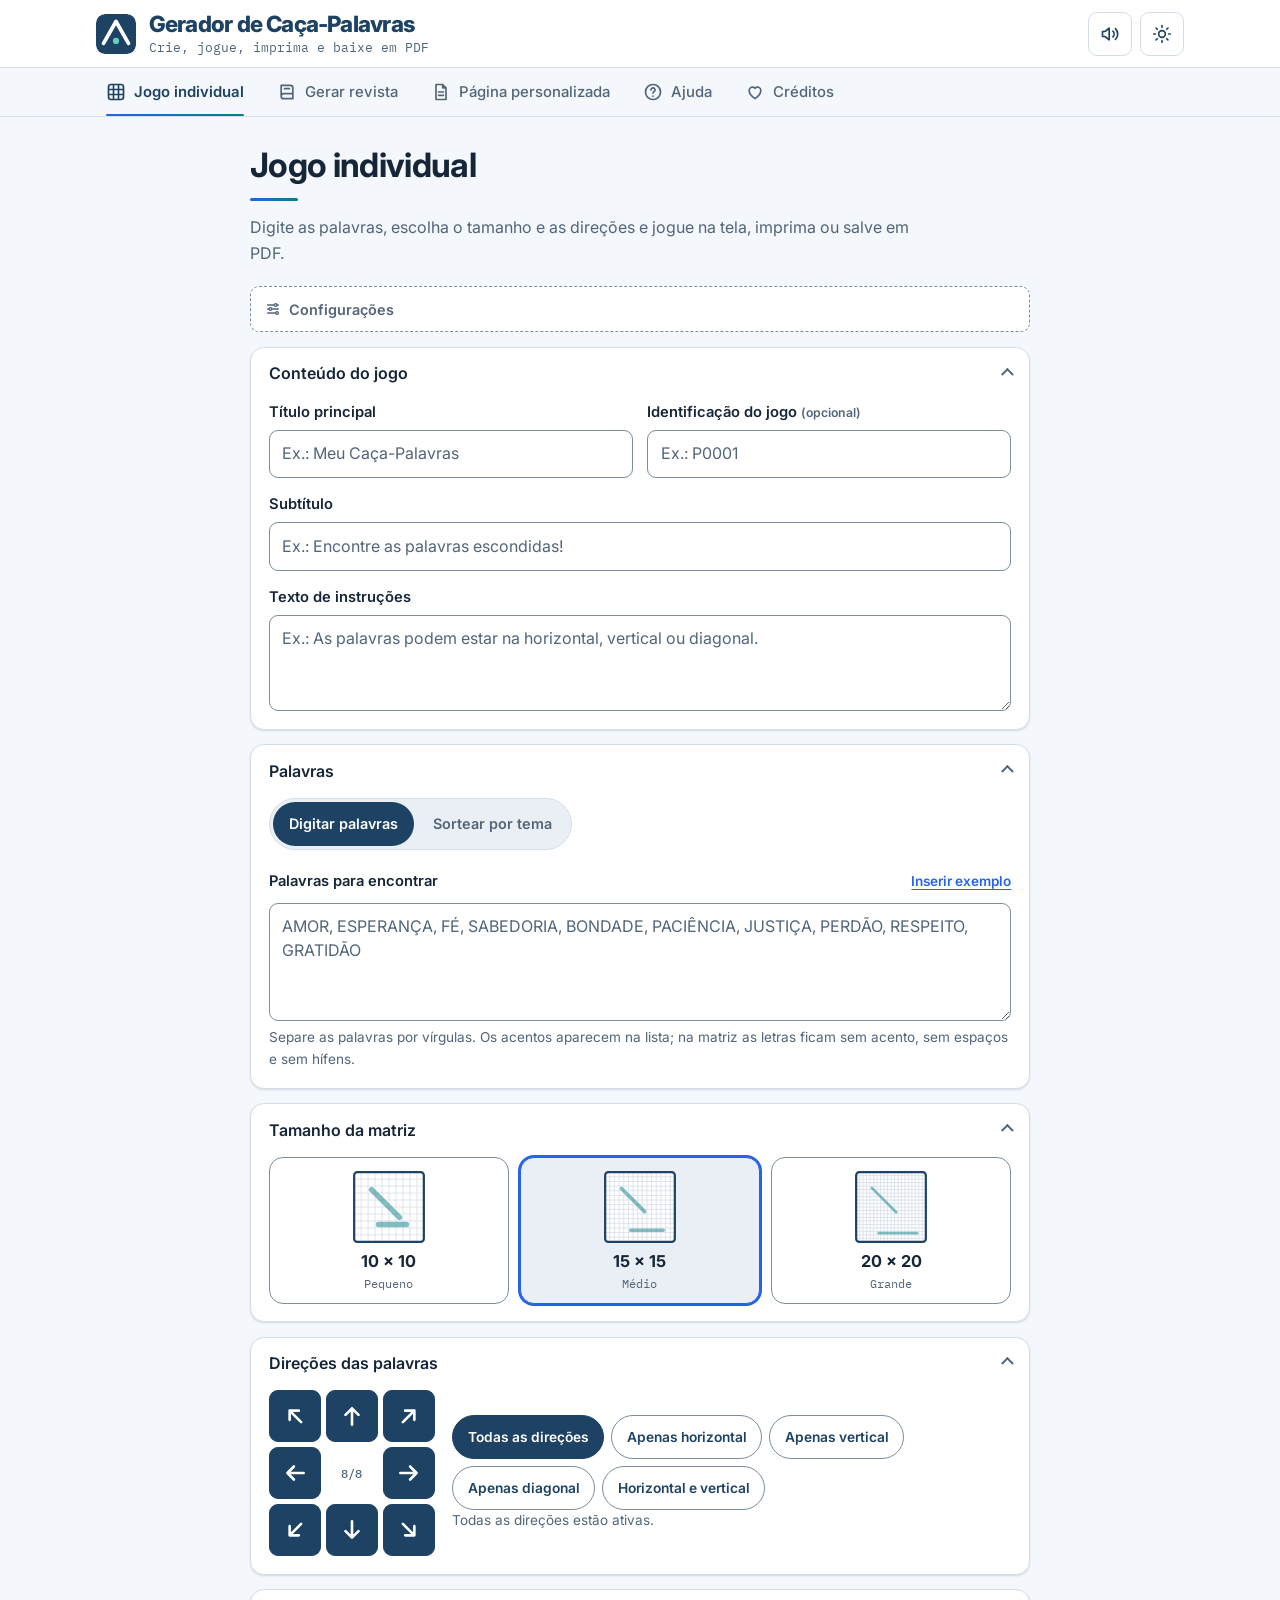
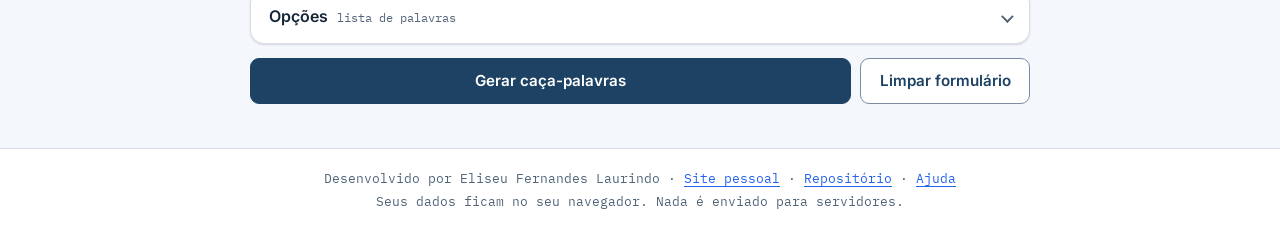
<file: index.html>
<!DOCTYPE html>
<html lang="pt-BR">
<head>
  <meta charset="UTF-8">
  <meta name="viewport" content="width=device-width, initial-scale=1">
  <meta name="google-site-verification" content="7uBMpQdMikUwnbO_WabTQvwaZ6aXgKW0TBJFwNi6K54" />
  <!-- Bing Webmaster Tools (opcional): para verificar o site por meta tag, cole aqui a linha fornecida pelo Bing, no formato:
       <meta name="msvalidate.01" content="CÓDIGO-FORNECIDO-PELO-BING" />
       (também é possível importar o site direto do Google Search Console — veja o README.md) -->

  <title>Gerador de Caça-Palavras Grátis: crie, imprima e baixe em PDF</title>
  <meta name="description" content="Crie caça-palavras online e grátis: jogo individual, revistas de passatempo com até 50 jogos e páginas de atividades em PDF A4, com gabarito.">
  <meta name="msvalidate.01" content="A084F84C11562A0AAE14115D22ECAC46" />
  <meta name="author" content="Eliseu Fernandes Laurindo">
  <meta name="robots" content="index, follow, max-image-preview:large, max-snippet:-1">
  <meta name="color-scheme" content="light dark">
  <meta name="theme-color" content="#F4F7FB" media="(prefers-color-scheme: light)">
  <meta name="theme-color" content="#111C28" media="(prefers-color-scheme: dark)">
  <link rel="canonical" href="https://eliseuangelos.github.io/caca-palavras/">

  <!-- Marca pessoal oficial: os mesmos arquivos de https://eliseuangelos.github.io/assets/icons/ -->
  <link rel="icon" href="assets/icons/favicon.svg" type="image/svg+xml" sizes="any">
  <link rel="icon" href="assets/icons/favicon-48.png" type="image/png" sizes="48x48">
  <link rel="apple-touch-icon" href="assets/icons/apple-touch-icon.png">

  <!-- Fontes da marca (Inter e IBM Plex Mono). Carregam sem travar a página; se não carregarem, o site usa as fontes do sistema. -->
  <link rel="preconnect" href="https://fonts.googleapis.com">
  <link rel="preconnect" href="https://fonts.gstatic.com" crossorigin>
  <link rel="stylesheet" href="https://fonts.googleapis.com/css2?family=IBM+Plex+Mono:wght@400;500&family=Inter:wght@400;500;600;700;800&display=swap" media="print" onload="this.media='all'">
  <noscript><link rel="stylesheet" href="https://fonts.googleapis.com/css2?family=IBM+Plex+Mono:wght@400;500&family=Inter:wght@400;500;600;700;800&display=swap"></noscript>

  <!-- Open Graph (Facebook, WhatsApp, LinkedIn…) -->
  <meta property="og:type" content="website">
  <meta property="og:site_name" content="Gerador de Caça-Palavras">
  <meta property="og:locale" content="pt_BR">
  <meta property="og:title" content="Gerador de Caça-Palavras Grátis: crie, imprima e baixe em PDF">
  <meta property="og:description" content="Jogo individual, revistas de passatempo com até 50 jogos e páginas de atividades em PDF A4, com gabarito. Direto no navegador.">
  <meta property="og:url" content="https://eliseuangelos.github.io/caca-palavras/">
  <meta property="og:image" content="https://eliseuangelos.github.io/caca-palavras/assets/img/og-image.png">
  <meta property="og:image:width" content="1200">
  <meta property="og:image:height" content="630">
  <meta property="og:image:alt" content="Matriz de caça-palavras com uma palavra destacada e o título Gerador de Caça-Palavras, com o símbolo da marca pessoal">

  <!-- Twitter / X -->
  <meta name="twitter:card" content="summary_large_image">
  <meta name="twitter:title" content="Gerador de Caça-Palavras Grátis: crie, imprima e baixe em PDF">
  <meta name="twitter:description" content="Jogo individual, revistas com até 50 caça-palavras e páginas de atividades em PDF A4, com gabarito.">
  <meta name="twitter:image" content="https://eliseuangelos.github.io/caca-palavras/assets/img/og-image.png">
  <meta name="twitter:image:alt" content="Matriz de caça-palavras com uma palavra destacada">

  <!-- Dados estruturados (Schema.org): só descrevem o que a ferramenta realmente oferece -->
  <script type="application/ld+json">
  {
    "@context": "https://schema.org",
    "@graph": [
      {
        "@type": "WebSite",
        "@id": "https://eliseuangelos.github.io/caca-palavras/#website",
        "url": "https://eliseuangelos.github.io/caca-palavras/",
        "name": "Gerador de Caça-Palavras",
        "inLanguage": "pt-BR",
        "publisher": { "@id": "https://eliseuangelos.github.io/#pessoa" }
      },
      {
        "@type": "WebApplication",
        "@id": "https://eliseuangelos.github.io/caca-palavras/#aplicativo",
        "name": "Gerador de Caça-Palavras",
        "url": "https://eliseuangelos.github.io/caca-palavras/",
        "description": "Ferramenta gratuita para criar, personalizar e imprimir caça-palavras: jogo individual, revistas de passatempo com até 50 jogos e páginas de atividades em PDF A4.",
        "applicationCategory": "EducationalApplication",
        "operatingSystem": "Qualquer sistema com navegador moderno",
        "browserRequirements": "Requer JavaScript",
        "inLanguage": "pt-BR",
        "isAccessibleForFree": true,
        "offers": { "@type": "Offer", "price": "0", "priceCurrency": "BRL" },
        "featureList": [
          "Jogo individual com cronômetro, dicas e gabarito",
          "Matrizes de 10x10, 15x15 e 20x20",
          "Escolha das direções das palavras",
          "Revistas com até 50 caça-palavras e gabaritos em PDF",
          "Página de atividade A4 horizontal com texto personalizado",
          "Efeito visual e toque sonoro de vitória ao concluir o jogo",
          "Exportação em PDF e impressão"
        ],
        "author": { "@id": "https://eliseuangelos.github.io/#pessoa" },
        "creator": { "@id": "https://eliseuangelos.github.io/#pessoa" },
        "isPartOf": { "@id": "https://eliseuangelos.github.io/caca-palavras/#website" }
      },
      {
        "@type": "Person",
        "@id": "https://eliseuangelos.github.io/#pessoa",
        "name": "Eliseu Fernandes Laurindo",
        "url": "https://eliseuangelos.github.io",
        "sameAs": ["https://github.com/eliseuangelos"]
      }
    ]
  }
  </script>

  <script>
    /* Executa antes da pintura: marca que há JavaScript e aplica o tema salvo (ou o do sistema), sem "piscar".
       A chave "ed-theme" é a mesma do site pessoal (mesma origem em eliseuangelos.github.io): a escolha vale nos dois. */
    (function () {
      var d = document.documentElement, C = { light: '#F4F7FB', dark: '#111C28' }, t = null, i, m;
      d.classList.add('js');
      try { t = localStorage.getItem('ed-theme'); } catch (e) { t = null; }
      if (t !== 'light' && t !== 'dark') {
        t = null;
        try { var old = localStorage.getItem('cpg:tema'); t = old === 'escuro' ? 'dark' : (old === 'claro' ? 'light' : null); } catch (e) { t = null; }   // versão anterior do gerador
      }
      if (!t) { try { t = matchMedia('(prefers-color-scheme: dark)').matches ? 'dark' : 'light'; } catch (e) { t = 'light'; } }
      d.setAttribute('data-theme', t);
      m = document.querySelectorAll('meta[name="theme-color"]');
      for (i = 0; i < m.length; i++) m[i].setAttribute('content', C[t]);
    })();
  </script>
  <link rel="stylesheet" href="assets/css/style.css">
</head>
<body>
  <a class="skip" href="#conteudo">Ir para o conteúdo</a>

  <!-- Ícones reutilizáveis (inline, sem requisições extras) -->
  <svg width="0" height="0" style="position:absolute" aria-hidden="true" focusable="false">
    <defs>
      <symbol id="i-jogo" viewBox="0 0 24 24"><rect x="3" y="3" width="18" height="18" rx="3" fill="none" stroke="currentColor" stroke-width="2"/><path d="M9 3v18M15 3v18M3 9h18M3 15h18" fill="none" stroke="currentColor" stroke-width="2"/></symbol>
      <symbol id="i-revista" viewBox="0 0 24 24"><path d="M5 4h11a3 3 0 0 1 3 3v13H8a3 3 0 0 1-3-3zM5 17a3 3 0 0 1 3-3h11M9 8h6" fill="none" stroke="currentColor" stroke-width="2" stroke-linecap="round" stroke-linejoin="round"/></symbol>
      <symbol id="i-pagina" viewBox="0 0 24 24"><path d="M6 3h8l4 4v14H6zM14 3v4h4M9 12h6M9 16h6" fill="none" stroke="currentColor" stroke-width="2" stroke-linecap="round" stroke-linejoin="round"/></symbol>
      <symbol id="i-ajuda" viewBox="0 0 24 24"><circle cx="12" cy="12" r="9" fill="none" stroke="currentColor" stroke-width="2"/><path d="M9.5 9.5a2.5 2.5 0 1 1 3.5 2.3c-.7.4-1 .9-1 1.7M12 17h.01" fill="none" stroke="currentColor" stroke-width="2" stroke-linecap="round"/></symbol>
      <symbol id="i-creditos" viewBox="0 0 24 24"><path d="M12 20s-7-4.4-7-10a4 4 0 0 1 7-2.5A4 4 0 0 1 19 10c0 5.6-7 10-7 10z" fill="none" stroke="currentColor" stroke-width="2" stroke-linejoin="round"/></symbol>
      <symbol id="i-sol" viewBox="0 0 24 24"><circle cx="12" cy="12" r="4" fill="none" stroke="currentColor" stroke-width="2"/><path d="M12 2v2M12 20v2M4.9 4.9l1.4 1.4M17.7 17.7l1.4 1.4M2 12h2M20 12h2M4.9 19.1l1.4-1.4M17.7 6.3l1.4-1.4" stroke="currentColor" stroke-width="2" stroke-linecap="round"/></symbol>
      <symbol id="i-lua" viewBox="0 0 24 24"><path d="M20 14.5A8 8 0 0 1 9.5 4a8 8 0 1 0 10.5 10.5z" fill="none" stroke="currentColor" stroke-width="2" stroke-linejoin="round"/></symbol>
      <symbol id="i-som" viewBox="0 0 24 24"><path d="M11 5 6 9H3v6h3l5 4zM15.5 8.5a5 5 0 0 1 0 7M18.5 5.5a9 9 0 0 1 0 13" fill="none" stroke="currentColor" stroke-width="2" stroke-linecap="round" stroke-linejoin="round"/></symbol>
      <symbol id="i-mudo" viewBox="0 0 24 24"><path d="M11 5 6 9H3v6h3l5 4zM22 9l-6 6M16 9l6 6" fill="none" stroke="currentColor" stroke-width="2" stroke-linecap="round" stroke-linejoin="round"/></symbol>
      <symbol id="i-seta" viewBox="0 0 24 24"><path d="M4 12h15M13 6l6 6-6 6" fill="none" stroke="currentColor" stroke-width="2.4" stroke-linecap="round" stroke-linejoin="round"/></symbol>
    </defs>
  </svg>

  <header class="topo">
    <div class="topo-in">
      <img class="marca-logo" src="assets/icons/favicon.svg" width="40" height="40" alt="">
      <div class="marca-tx">
        <h1><a href="#individual">Gerador de <span class="nw">Caça-Palavras</span></a></h1>
        <p>Crie, jogue, imprima e baixe em PDF</p>
      </div>
      <div class="topo-acoes">
        <button class="btn-icone" id="btn-som" type="button" aria-label="Som de vitória" aria-pressed="true" title="Som de vitória: ligado">
          <svg class="ic-som-on" aria-hidden="true"><use href="#i-som"/></svg><svg class="ic-som-off" aria-hidden="true"><use href="#i-mudo"/></svg>
        </button>
        <button class="btn-icone" id="btn-tema" type="button" aria-label="Modo escuro" aria-pressed="false" title="Alternar modo escuro">
          <svg class="ic-lua" aria-hidden="true"><use href="#i-lua"/></svg><svg class="ic-sol" aria-hidden="true"><use href="#i-sol"/></svg>
        </button>
      </div>
    </div>
  </header>

  <nav class="abas-barra" aria-label="Seções do gerador">
    <div class="abas" id="abas">
      <a class="aba" href="#individual" data-view="individual"><svg aria-hidden="true"><use href="#i-jogo"/></svg><span class="aba-tx">Jogo individual</span></a>
      <a class="aba" href="#revista" data-view="revista"><svg aria-hidden="true"><use href="#i-revista"/></svg><span class="aba-tx">Gerar revista</span></a>
      <a class="aba" href="#pagina" data-view="pagina"><svg aria-hidden="true"><use href="#i-pagina"/></svg><span class="aba-tx">Página personalizada</span></a>
      <a class="aba" href="#ajuda" data-view="ajuda"><svg aria-hidden="true"><use href="#i-ajuda"/></svg><span class="aba-tx">Ajuda</span></a>
      <a class="aba" href="#creditos" data-view="creditos"><svg aria-hidden="true"><use href="#i-creditos"/></svg><span class="aba-tx">Créditos</span></a>
    </div>
  </nav>

  <main class="page" id="conteudo">
    <noscript><div class="alerta alerta-aviso">Este gerador precisa de JavaScript para funcionar. Ative o JavaScript no navegador para criar e exportar seus caça-palavras.</div></noscript>

    <!-- ============ 1) JOGO INDIVIDUAL ============ -->
    <section class="view" id="view-individual" aria-labelledby="h-individual">
      <div id="ind-setup">
        <div class="view-cab" tabindex="-1"><h2 id="h-individual">Jogo individual</h2><p>Digite as palavras, escolha o tamanho e as direções e jogue na tela, imprima ou salve em PDF.</p></div>
        <form class="form-col" id="ind-form" novalidate autocomplete="off">
          <div class="menu-cfg-host" data-cfg="individual"></div>
          <div id="ind-erros" class="alerta alerta-erro" role="alert" tabindex="-1" hidden></div>

          <details class="secao" open>
            <summary>Conteúdo do jogo</summary>
            <div class="secao-corpo">
              <div class="campo-linha">
                <div class="campo"><label for="ind-titulo">Título principal</label><input type="text" id="ind-titulo" name="titulo" maxlength="60" placeholder="Ex.: Meu Caça-Palavras"></div>
                <div class="campo"><label for="ind-id">Identificação do jogo <small class="muted">(opcional)</small></label><input type="text" id="ind-id" name="id" maxlength="24" placeholder="Ex.: P0001"></div>
              </div>
              <div class="campo"><label for="ind-subtitulo">Subtítulo</label><input type="text" id="ind-subtitulo" name="subtitulo" maxlength="100" placeholder="Ex.: Encontre as palavras escondidas!"></div>
              <div class="campo"><label for="ind-instrucoes">Texto de instruções</label><textarea id="ind-instrucoes" name="instrucoes" rows="2" maxlength="300" placeholder="Ex.: As palavras podem estar na horizontal, vertical ou diagonal."></textarea></div>
            </div>
          </details>

          <details class="secao" open>
            <summary>Palavras</summary>
            <div class="secao-corpo">
              <div class="seg" role="radiogroup" aria-label="Origem das palavras">
                <label><input type="radio" name="modo" value="manual" checked><span>Digitar palavras</span></label>
                <label><input type="radio" name="modo" value="tema"><span>Sortear por tema</span></label>
              </div>
              <div id="ind-manual" class="campo campo-palavras">
                <div class="rotulo-acao"><label for="ind-palavras">Palavras para encontrar</label><button class="btn-texto" type="button" id="ind-exemplo">Inserir exemplo</button></div>
                <textarea id="ind-palavras" name="palavras" rows="4" spellcheck="false" maxlength="4000" aria-describedby="ind-palavras-dica ind-palavras-estado" placeholder="AMOR, ESPERANÇA, FÉ, SABEDORIA, BONDADE, PACIÊNCIA, JUSTIÇA, PERDÃO, RESPEITO, GRATIDÃO"></textarea>
                <p class="dica" id="ind-palavras-dica">Separe as palavras por vírgulas. Os acentos aparecem na lista; na matriz as letras ficam sem acento, sem espaços e sem hífens.</p>
                <div class="estado-palavras" id="ind-palavras-estado" aria-live="polite"></div>
              </div>
              <div id="ind-auto" class="campo-linha" hidden>
                <div class="campo"><label for="ind-tema">Tema</label><select id="ind-tema" name="tema"><option value="">Selecione um tema…</option></select></div>
                <div class="campo"><label for="ind-qtd">Quantidade de palavras</label><select id="ind-qtd" name="qtd"></select></div>
              </div>
            </div>
          </details>

          <details class="secao" open>
            <summary>Tamanho da matriz</summary>
            <div class="secao-corpo"><div data-comp="size"></div></div>
          </details>

          <details class="secao" open>
            <summary>Direções das palavras</summary>
            <div class="secao-corpo"><div data-comp="dirs"></div></div>
          </details>

          <details class="secao">
            <summary>Opções <small>lista de palavras</small></summary>
            <div class="secao-corpo">
              <label class="chk"><input type="checkbox" name="lista" checked><span>Mostrar a lista de palavras<small>Desmarque para um desafio maior: a lista não aparece no jogo, na impressão nem no PDF.</small></span></label>
            </div>
          </details>

          <div class="acoes">
            <button class="btn btn-primario" type="submit" id="ind-gerar">Gerar caça-palavras</button>
            <button class="btn" type="button" id="ind-limpar">Limpar formulário</button>
          </div>
        </form>
      </div>

      <div id="ind-jogo" hidden>
        <div class="jogo-cab">
          <h2 id="jg-titulo" tabindex="-1"></h2><span class="chip" id="jg-id" hidden></span>
          <p id="jg-sub"></p>
          <p class="instr" id="jg-instr" hidden></p>
        </div>
        <div class="jogo-layout">
          <div class="tab-card">
            <div class="tabuleiro" id="tabuleiro" tabindex="0" role="application" aria-label="Tabuleiro do caça-palavras. Com o mouse ou o dedo, arraste sobre as letras. Com o teclado, use as setas para mover, Espaço para marcar o início e o fim da palavra e Esc para cancelar.">
              <canvas id="cv-grade"></canvas><canvas id="cv-linhas"></canvas><canvas id="cv-arrasto"></canvas>
            </div>
          </div>
          <aside class="lateral" aria-label="Painel do jogo">
            <div class="painel painel-jogo">
              <div class="status"><div><b id="jg-tempo">00:00</b><span>Tempo</span></div><div><b id="jg-achadas">0/0</b><span>Encontradas</span></div></div>
              <div class="grade-btns">
                <button class="btn btn-sm" type="button" id="jg-dica">Revelar palavra</button>
                <button class="btn btn-sm" type="button" id="jg-embaralhar">Embaralhar</button>
                <button class="btn btn-sm btn-largo" type="button" id="jg-gabarito" aria-pressed="false">Mostrar gabarito</button>
                <button class="btn btn-sm" type="button" id="jg-imprimir">Imprimir</button>
                <button class="btn btn-sm" type="button" id="jg-imprimir-gab">Imprimir gabarito</button>
                <button class="btn btn-sm" type="button" id="jg-pdf">Salvar PDF</button>
                <button class="btn btn-sm" type="button" id="jg-pdf-gab">PDF do gabarito</button>
                <button class="btn btn-sm btn-largo btn-ghost" type="button" id="jg-editar">Editar jogo</button>
              </div>
            </div>
            <div class="painel lista-card" id="jg-lista-card">
              <h3>Encontrar <span>(<span id="jg-cont">0</span>/<span id="jg-total">0</span>)</span></h3>
              <ul class="lista-palavras" id="jg-lista" aria-label="Lista de palavras a encontrar"></ul>
              <p class="lista-nota">A lista de palavras está oculta neste desafio.</p>
            </div>
          </aside>
        </div>
        <p class="print-only" id="jg-marca"></p>
        <div class="sr-only" id="jg-live" role="status" aria-live="polite"></div>
      </div>
    </section>

    <!-- ============ 2) GERAR REVISTA ============ -->
    <section class="view" id="view-revista" aria-labelledby="h-revista">
      <div class="view-cab" tabindex="-1"><h2 id="h-revista">Gerar revista de passatempo</h2><p>Crie até 50 caça-palavras diferentes em um único PDF A4: uma atividade por página e todos os gabaritos no final, quatro por página.</p></div>
      <form class="form-col" id="rev-form" novalidate autocomplete="off">
        <div class="menu-cfg-host" data-cfg="revista"></div>
        <div id="rev-erros" class="alerta alerta-erro" role="alert" tabindex="-1" hidden></div>

        <details class="secao" open>
          <summary>Revista</summary>
          <div class="secao-corpo">
            <div class="campo"><label for="rev-titulo">Título da revista</label><input type="text" id="rev-titulo" name="titulo" maxlength="60" placeholder="Ex.: Revista de Passatempo"></div>
            <div class="campo"><label for="rev-subtitulo">Subtítulo</label><input type="text" id="rev-subtitulo" name="subtitulo" maxlength="100" placeholder="Ex.: Encontre todas as palavras e divirta-se!"></div>
            <div class="campo-linha">
              <div class="campo"><label for="rev-quantidade">Quantidade de caça-palavras <small class="muted">(1 a 50)</small></label><input type="number" id="rev-quantidade" name="quantidade" min="1" max="50" step="1" value="10" inputmode="numeric"></div>
              <div class="campo"><label for="rev-porjogo">Palavras por caça-palavras</label><input type="number" id="rev-porjogo" name="porjogo" min="3" max="40" step="1" value="12" inputmode="numeric"></div>
              <div class="campo"><label for="rev-id">Identificação inicial</label><input type="text" id="rev-id" name="id" maxlength="24" value="P0001" placeholder="Ex.: P0001, #001, JOGO001"></div>
            </div>
            <p class="dica">A identificação aumenta sozinha no número final e mantém os zeros: P0001, P0002, P0003… Sem número no final, o sistema acrescenta um sufixo (ATIVIDADE-01, ATIVIDADE-02…).</p>
            <div class="campo"><label for="rev-instrucoes">Instrução exibida em cada atividade</label><textarea id="rev-instrucoes" name="instrucoes" rows="2" maxlength="300" placeholder="Ex.: Encontre na matriz as palavras da lista. Elas podem estar em várias direções."></textarea></div>
          </div>
        </details>

        <details class="secao" open>
          <summary>Banco de palavras</summary>
          <div class="secao-corpo">
            <div class="campo campo-palavras">
              <label for="rev-banco">Palavras para distribuir entre os jogos</label>
              <textarea id="rev-banco" name="banco" rows="5" spellcheck="false" maxlength="60000" aria-describedby="rev-banco-dica rev-banco-estado" placeholder="Cole aqui o seu banco de palavras, separadas por vírgulas."></textarea>
              <p class="dica" id="rev-banco-dica">O sistema sorteia as palavras de cada jogo a partir deste banco. Repetidas e palavras maiores que a matriz são ignoradas.</p>
              <div class="estado-palavras" id="rev-banco-estado" aria-live="polite"></div>
            </div>
            <div class="tema-linha">
              <div class="campo"><label for="rev-tema">Carregar palavras de um tema</label><select id="rev-tema" name="tema"><option value="">Escolha um tema…</option></select></div>
              <button class="btn" type="button" id="rev-add-tema">Adicionar ao banco</button>
            </div>
            <label class="chk"><input type="checkbox" name="reuso"><span>Permitir reutilizar palavras entre jogos diferentes<small>Desmarcado, cada palavra aparece em um único jogo e o sistema confere antes de gerar se o banco é suficiente.</small></span></label>
            <div class="resumo-live" id="rev-live" role="status" aria-live="polite"></div>
          </div>
        </details>

        <details class="secao" open>
          <summary>Tamanho da matriz</summary>
          <div class="secao-corpo"><div data-comp="size"></div></div>
        </details>
        <details class="secao" open>
          <summary>Direções das palavras</summary>
          <div class="secao-corpo"><div data-comp="dirs"></div></div>
        </details>
        <details class="secao">
          <summary>Opções <small>lista de palavras</small></summary>
          <div class="secao-corpo"><label class="chk"><input type="checkbox" name="lista" checked><span>Mostrar a lista de palavras em cada atividade<small>Desmarque para um desafio maior.</small></span></label></div>
        </details>

        <div class="acoes">
          <button class="btn btn-primario" type="submit" id="rev-gerar">Gerar revista</button>
          <button class="btn" type="button" id="rev-limpar">Limpar formulário</button>
        </div>

        <div class="resultado painel" id="rev-resultado" hidden>
          <h3 id="rev-res-h" tabindex="-1">Revista pronta</h3>
          <ul class="resumo-lista" id="rev-resumo"></ul>
          <div class="acoes"><button class="btn btn-primario" type="button" id="rev-baixar">Baixar PDF</button></div>
          <p class="dica">O nome do arquivo começa com a data e a hora do clique em baixar (AAAAMMDDHHMMSS). O PDF usa exatamente os jogos mostrados aqui.</p>
          <div class="previa" id="rev-previa"></div>
        </div>
      </form>
    </section>

    <!-- ============ 3) PÁGINA PERSONALIZADA ============ -->
    <section class="view" id="view-pagina" aria-labelledby="h-pagina">
      <div class="view-cab" tabindex="-1"><h2 id="h-pagina">Página de atividade personalizada</h2><p>Monte uma folha A4 horizontal para sala de aula: texto na coluna da esquerda, caça-palavras na coluna da direita e uma segunda página com as respostas.</p></div>
      <form class="form-col" id="pag-form" novalidate autocomplete="off">
        <div class="menu-cfg-host" data-cfg="pagina"></div>
        <div id="pag-erros" class="alerta alerta-erro" role="alert" tabindex="-1" hidden></div>

        <details class="secao" open>
          <summary>Texto da página</summary>
          <div class="secao-corpo">
            <div class="campo-linha">
              <div class="campo"><label for="pag-titulo">Título principal</label><input type="text" id="pag-titulo" name="titulo" maxlength="80" placeholder="Ex.: Virtudes que Transformam"></div>
              <div class="campo"><label for="pag-id">Identificação da atividade</label><input type="text" id="pag-id" name="id" maxlength="24" placeholder="Ex.: ATIVIDADE 01"></div>
            </div>
            <div class="campo"><label for="pag-subtitulo">Subtítulo</label><input type="text" id="pag-subtitulo" name="subtitulo" maxlength="120" placeholder="Ex.: Atividade de vocabulário — 6º ano"></div>
            <div class="campo"><label for="pag-texto">Texto personalizado</label><textarea id="pag-texto" name="texto" rows="6" maxlength="3000" placeholder="Escreva o texto da atividade. Use uma linha em branco para separar os parágrafos."></textarea></div>
            <div class="campo"><label for="pag-instrucoes">Instruções para o participante</label><textarea id="pag-instrucoes" name="instrucoes" rows="2" maxlength="400" placeholder="Ex.: Circule cada palavra com lápis colorido."></textarea></div>
          </div>
        </details>

        <details class="secao" open>
          <summary>Palavras</summary>
          <div class="secao-corpo">
            <div class="campo campo-palavras">
              <div class="rotulo-acao"><label for="pag-palavras">Palavras para encontrar</label><button class="btn-texto" type="button" id="pag-exemplo">Inserir exemplo</button></div>
              <textarea id="pag-palavras" name="palavras" rows="4" spellcheck="false" maxlength="4000" aria-describedby="pag-palavras-dica pag-palavras-estado" placeholder="AMOR, ESPERANÇA, FÉ, SABEDORIA, BONDADE"></textarea>
              <p class="dica" id="pag-palavras-dica">Separe as palavras por vírgulas.</p>
              <div class="estado-palavras" id="pag-palavras-estado" aria-live="polite"></div>
            </div>
            <div class="tema-linha">
              <div class="campo"><label for="pag-tema">Carregar palavras de um tema</label><select id="pag-tema" name="tema"><option value="">Escolha um tema…</option></select></div>
              <button class="btn" type="button" id="pag-add-tema">Adicionar às palavras</button>
            </div>
          </div>
        </details>

        <details class="secao" open><summary>Tamanho da matriz</summary><div class="secao-corpo"><div data-comp="size"></div></div></details>
        <details class="secao" open><summary>Direções das palavras</summary><div class="secao-corpo"><div data-comp="dirs"></div></div></details>
        <details class="secao">
          <summary>Opções <small>lista de palavras</small></summary>
          <div class="secao-corpo"><label class="chk"><input type="checkbox" name="lista" checked><span>Mostrar a lista de palavras na coluna da esquerda</span></label></div>
        </details>

        <div class="acoes">
          <button class="btn btn-primario" type="submit" id="pag-gerar">Gerar página</button>
          <button class="btn" type="button" id="pag-limpar">Limpar formulário</button>
        </div>

        <div class="resultado painel" id="pag-resultado" hidden>
          <h3 id="pag-res-h" tabindex="-1">Página pronta</h3>
          <ul class="resumo-lista" id="pag-resumo"></ul>
          <div class="alerta alerta-aviso" id="pag-ajuste" hidden></div>
          <div class="acoes"><button class="btn btn-primario" type="button" id="pag-baixar">Baixar PDF</button></div>
          <p class="dica">O PDF tem duas páginas A4 horizontais: a atividade e as respostas, com a mesma identificação.</p>
          <div class="previa" id="pag-previa"></div>
        </div>
      </form>
    </section>

    <!-- ============ 4) AJUDA ============ -->
    <section class="view" id="view-ajuda" aria-labelledby="h-ajuda">
      <div class="view-cab" tabindex="-1"><h2 id="h-ajuda">Ajuda e como utilizar</h2><p>Um guia rápido para criar, jogar, imprimir e exportar seus caça-palavras.</p></div>
      <article class="prose">
        <h3>O que é o Gerador de Caça-Palavras</h3>
        <p>É uma ferramenta gratuita que roda no próprio navegador. Você informa as palavras, escolhe o tamanho da matriz e as direções permitidas, e o programa monta o jogo na hora. Dá para jogar na tela, imprimir ou salvar em PDF, com ou sem gabarito. Nada do que você digita é enviado para um servidor: o processamento acontece no seu aparelho.</p>
        <p>Há três modos de uso: o <a href="#individual">jogo individual</a>, a <a href="#revista">revista de passatempo</a> (vários jogos em um só PDF) e a <a href="#pagina">página personalizada</a>, pensada para atividades de sala de aula.</p>

        <h3>Como criar um caça-palavras personalizado</h3>
        <ol>
          <li>Na aba <a href="#individual">Jogo individual</a>, preencha o título e o subtítulo, se quiser.</li>
          <li>Digite as palavras no campo único, separadas por vírgulas. Exemplo: <em>amor, esperança, fé, sabedoria</em>. Espaços sobrando e itens vazios são ignorados, e palavras repetidas são avisadas, mesmo quando só o acento muda.</li>
          <li>Escolha o tamanho da matriz e as direções das palavras.</li>
          <li>Clique em <strong>Gerar caça-palavras</strong>. Na tela, arraste o mouse ou o dedo sobre as letras de uma palavra para marcá-la. Pelo teclado, use as setas e a tecla Espaço.</li>
          <li>Use <strong>Revelar palavra</strong> para uma dica, <strong>Embaralhar</strong> para criar uma nova matriz com as mesmas palavras e <strong>Mostrar gabarito</strong> para ver todas as respostas.</li>
        </ol>
        <p>Prefere não escolher as palavras? Em <em>Sortear por tema</em> o gerador escolhe palavras de temas como Animais, Geografia, Frutas e Vegetais ou Virtudes e Valores.</p>

        <h3>Como escolher o tamanho da matriz</h3>
        <ul>
          <li><strong>10 × 10 (pequeno):</strong> bom para crianças e atividades rápidas, com poucas palavras curtas.</li>
          <li><strong>15 × 15 (médio):</strong> o tamanho padrão, equilibrado para a maioria das atividades.</li>
          <li><strong>20 × 20 (grande):</strong> mais espaço para muitas palavras e para palavras compridas.</li>
        </ul>
        <p>A maior palavra precisa caber em uma linha da matriz. Quando isso não acontece, o gerador avisa qual palavra é grande demais, e você pode removê-la com um clique ou escolher um tamanho maior.</p>

        <h3>Como funcionam as direções das palavras</h3>
        <p>As palavras podem ser escondidas em oito direções: horizontal para a direita e para a esquerda, vertical para baixo e para cima, e as quatro diagonais. Você liga e desliga cada uma delas, ou usa os atalhos <em>Todas</em>, <em>Horizontal</em>, <em>Vertical</em>, <em>Diagonal</em> e <em>Horizontal e vertical</em>.</p>
        <p>Para quem está começando, direções para a direita e para baixo tornam o jogo mais fácil. Palavras de trás para frente e diagonais aumentam o desafio. O gerador respeita exatamente as direções marcadas.</p>

        <h3>Como gerar revistas de passatempo</h3>
        <p>Na aba <a href="#revista">Gerar revista</a>, informe um banco de palavras (ou carregue um tema), a quantidade de jogos (de 1 a 50) e quantas palavras cada jogo terá. O sistema sorteia as palavras de cada jogo e monta uma matriz diferente para cada um. Você decide se uma palavra pode aparecer em mais de um jogo; se não puder, o sistema confere antes de começar se o banco tem palavras suficientes e diz quantas faltam.</p>
        <p>Cada jogo recebe uma identificação própria, como P0001, P0002 e assim por diante, que também aparece no gabarito. No PDF, cada atividade ocupa uma página e todos os gabaritos ficam no final, quatro por página, com a página da atividade correspondente indicada.</p>

        <h3>Como montar uma página de atividade</h3>
        <p>Na aba <a href="#pagina">Página personalizada</a>, escreva um título, um texto com quantos parágrafos quiser, as instruções e as palavras. O resultado é uma folha A4 na horizontal: texto e lista de palavras à esquerda, matriz à direita, mais uma segunda folha com as respostas. Se o texto for longo demais para a coluna, o gerador avisa antes de exportar, em vez de cortar o conteúdo.</p>

        <h3>Como exportar atividades em PDF</h3>
        <ul>
          <li><strong>Jogo individual:</strong> o PDF tem a atividade e o gabarito em páginas A4 na vertical.</li>
          <li><strong>Revista:</strong> A4 na vertical, com as atividades primeiro e os gabaritos depois.</li>
          <li><strong>Página personalizada:</strong> A4 na horizontal, com o texto à esquerda e a matriz à direita, mais uma página de respostas.</li>
        </ul>
        <p>O nome de cada arquivo começa com a data e a hora do clique em baixar, no formato AAAAMMDDHHMMSS (por exemplo, <em>20261104101435-revista-caca-palavras.pdf</em>). Para imprimir, abra o PDF e escolha o tamanho real (100%), sem ajuste de escala.</p>

        <h3>Perguntas frequentes</h3>
        <div class="faq">
          <details><summary>O gerador é gratuito?</summary><div><p>Sim. Não há cadastro, assinatura nem limite de uso.</p></div></details>
          <details><summary>Meus dados são enviados para algum servidor?</summary><div><p>Não. Tudo é processado no seu navegador. As configurações que você salvar ficam apenas no armazenamento local do seu aparelho.</p></div></details>
          <details><summary>Posso usar palavras com acento, espaço ou hífen?</summary><div><p>Sim. A lista mantém a palavra como você digitou. Dentro da matriz, as letras ficam sem acento, e espaços e hífens são removidos: “Pica-pau” entra na matriz como PICAPAU.</p></div></details>
          <details><summary>Qual é o tamanho máximo de uma palavra?</summary><div><p>O mesmo da matriz: 10, 15 ou 20 letras, conforme o tamanho escolhido. A palavra mínima tem 2 letras.</p></div></details>
          <details><summary>Quantos caça-palavras posso gerar de uma vez?</summary><div><p>Na aba Gerar revista, de 1 a 50 em um único PDF. A barra de progresso mostra o andamento e você pode cancelar.</p></div></details>
          <details><summary>O que acontece se as palavras não couberem na matriz?</summary><div><p>O gerador nunca entrega um jogo incompleto. Se não conseguir posicionar todas as palavras, mostra uma mensagem com sugestões: usar uma matriz maior, reduzir as palavras ou ativar mais direções.</p></div></details>
          <details><summary>Por que o nome do PDF começa com números?</summary><div><p>São a data e a hora exatas do clique em baixar (ano, mês, dia, hora, minuto e segundo, sem separadores). Assim os arquivos ficam em ordem cronológica e nunca se sobrepõem.</p></div></details>
          <details><summary>Funciona no celular e no tablet?</summary><div><p>Sim. O layout se adapta a telas pequenas e o jogo aceita toque. Em celulares, o PDF é baixado e pode ser aberto no leitor do aparelho.</p></div></details>
          <details><summary>O jogo tem efeito e som de vitória?</summary><div><p>Sim. Ao encontrar a última palavra, a matriz ganha uma animação de comemoração e toca um toque curto de vitória. O botão com o alto-falante, no topo da página, liga ou desliga o som, e a escolha fica salva no navegador. Quem ativa “reduzir movimento” no sistema não vê as animações. No iPhone, o modo silencioso do aparelho também silencia o toque.</p></div></details>
          <details><summary>Posso salvar minhas configurações?</summary><div><p>Sim. No menu <em>Configurações</em> de cada formulário é possível salvar no navegador, exportar para um arquivo JSON, importar de volta e consultar as últimas configurações usadas.</p></div></details>
        </div>
      </article>
    </section>

    <!-- ============ 5) CRÉDITOS ============ -->
    <section class="view" id="view-creditos" aria-labelledby="h-creditos">
      <div class="view-cab" tabindex="-1"><h2 id="h-creditos">Créditos</h2></div>
      <div class="painel credito">
        <img class="marca-logo" src="assets/icons/brand-symbol.svg" width="80" height="80" alt="">
        <p class="autor">Desenvolvido por Eliseu Fernandes Laurindo.</p>
        <p>Gerador de Caça-Palavras é uma ferramenta digital desenvolvida para a criação, personalização e impressão de atividades educativas e recreativas.</p>
        <div class="links">
          <a class="btn btn-primario" href="https://eliseuangelos.github.io" target="_blank" rel="noopener">Site pessoal</a>
          <a class="btn" href="https://github.com/eliseuangelos/caca-palavras" target="_blank" rel="noopener">Repositório do projeto</a>
        </div>
        <p class="dica">Os PDFs são criados com a biblioteca jsPDF (licença MIT).</p>
      </div>
    </section>
  </main>

  <footer class="rodape">
    <p>Desenvolvido por Eliseu Fernandes Laurindo · <a href="https://eliseuangelos.github.io" target="_blank" rel="noopener">Site pessoal</a> · <a href="https://github.com/eliseuangelos/caca-palavras" target="_blank" rel="noopener">Repositório</a> · <a href="#ajuda">Ajuda</a></p>
    <p>Seus dados ficam no seu navegador. Nada é enviado para servidores.</p>
  </footer>

  <!-- Diálogos -->
  <dialog class="dlg" id="dlg-vitoria" aria-labelledby="vit-titulo">
    <svg class="vit-selo" viewBox="0 0 72 72" aria-hidden="true" focusable="false"><circle cx="36" cy="36" r="31"/><path d="M22 37.5l10 10 18-21"/></svg>
    <h2 id="vit-titulo">Parabéns!</h2>
    <p>Você encontrou todas as palavras<span id="vit-tempo"></span>.</p>
    <div class="dlg-acoes">
      <button class="btn btn-primario" type="button" id="vit-gab">Imprimir gabarito</button>
      <button class="btn" type="button" id="vit-pdf">Salvar PDF (gabarito)</button>
      <div class="par"><button class="btn" type="button" id="vit-embaralhar">Embaralhar novo</button><button class="btn" type="button" id="vit-novo">Criar novo</button></div>
      <button class="btn btn-ghost" type="button" id="vit-fechar">Continuar vendo</button>
    </div>
  </dialog>
  <dialog class="dlg" id="dlg-progresso" aria-labelledby="pg-titulo">
    <h2 id="pg-titulo">Trabalhando…</h2>
    <p id="pg-texto" aria-live="polite">Preparando…</p>
    <progress id="pg-barra" max="100" value="0"></progress>
    <div class="dlg-acoes"><button class="btn" type="button" id="pg-cancelar">Cancelar</button></div>
  </dialog>
  <div class="toast" id="toast" role="status" aria-live="polite"></div>
  <div class="confete" id="confete" aria-hidden="true"></div>

  <script src="assets/js/metrics.js" defer></script>
  <script src="assets/js/themes.js" defer></script>
  <script src="assets/js/core.js" defer></script>
  <script src="assets/js/sheets.js" defer></script>
  <script src="assets/js/pdf.js" defer></script>
  <script src="assets/js/game.js" defer></script>
  <script src="assets/js/app-core.js" defer></script>
  <script src="assets/js/efeitos.js" defer></script>
  <script src="assets/js/app-views.js" defer></script>
</body>
</html>
</file>
<file: assets/css/style.css>
/*!
 * Gerador de Caça-Palavras — folha de estilos
 * Identidade: marca pessoal de Eliseu Fernandes Laurindo (mesmos tokens do site https://eliseuangelos.github.io).
 * Tema claro em :root; tema escuro em [data-theme="dark"] (só redefine os tokens; os componentes não mudam).
 * Organização: 1) tokens e temas  2) base  3) cabeçalho e navegação  4) formulários  5) componentes
 * 6) jogo interativo  7) resultados, pré-visualização e diálogos  8) ajuda e créditos  9) vitória
 * 10) responsivo  11) acessibilidade e impressão
 */

/* 1) Tokens e temas ------------------------------------------------------ */
:root {
  --font-sans: "Inter", "Manrope", system-ui, -apple-system, "Segoe UI", Roboto, Helvetica, Arial, sans-serif;
  --font-mono: "IBM Plex Mono", ui-monospace, SFMono-Regular, Consolas, Menlo, monospace;
  --radius: 14px; --radius-sm: 9px; --ease: cubic-bezier(.2, .7, .2, 1); --t-fast: .2s; --t-base: .35s;
  color-scheme: light;

  /* Paleta oficial — tema claro */
  --color-background: #F4F7FB; --color-surface: #FFFFFF; --color-surface-secondary: #E9EFF5;
  --color-text: #162638; --color-text-secondary: #526579; --color-border: #D5DEE8;
  --color-primary: #1D4263; --color-primary-hover: #143048; --color-on-primary: #FFFFFF;
  --color-accent: #2563EB; --color-accent-secondary: #0B7E82;
  --color-shadow: rgba(22, 38, 56, .14); --color-focus: #2563EB;

  /* Complementares (fora da paleta oficial): contorno de campos e botões com contraste ≥ 3:1, fundo dos campos e cores de estado */
  --color-control-border: #7A8CA0; --color-field: #FFFFFF;
  --color-danger: #B42318; --color-on-danger: #FFFFFF; --color-warning: #8A5A00; --color-success: #0D6C73;

  /* Cores lidas pelo canvas do jogo (valores literais: o canvas não entende color-mix) */
  --cv-ink: #162638; --cv-found: rgba(11, 126, 130, .30); --cv-drag: rgba(37, 99, 235, .28); --cv-cursor: #2563EB;
}
:root[data-theme="dark"] {
  color-scheme: dark;
  --color-background: #111C28; --color-surface: #1B2A3A; --color-surface-secondary: #24364A;
  --color-text: #EDF3F8; --color-text-secondary: #B7C5D3; --color-border: #3A4D60;
  --color-primary: #91B7D8; --color-primary-hover: #A9C8E3; --color-on-primary: #111C28;
  --color-accent: #83B4FF; --color-accent-secondary: #68CBC2;
  --color-shadow: rgba(0, 0, 0, .38); --color-focus: #83B4FF;

  --color-control-border: #6F8398; --color-field: #111C28;
  --color-danger: #FF9A92; --color-on-danger: #111C28; --color-warning: #FFD36A; --color-success: #68CBC2;

  --cv-ink: #EDF3F8; --cv-found: rgba(104, 203, 194, .36); --cv-drag: rgba(131, 180, 255, .38); --cv-cursor: #83B4FF;
}

/* 2) Base --------------------------------------------------------------- */
*, *::before, *::after { box-sizing: border-box; }
html { -webkit-text-size-adjust: 100%; text-size-adjust: 100%; }
@media (prefers-reduced-motion: no-preference) { html { scroll-behavior: smooth; } }
body {
  margin: 0; min-height: 100vh; display: flex; flex-direction: column; color: var(--color-text);
  font: 400 1rem/1.6 var(--font-sans); background: var(--color-background); -webkit-font-smoothing: antialiased;
}
h1, h2, h3, h4 { font-family: var(--font-sans); line-height: 1.2; letter-spacing: -.02em; margin: 0 0 .5rem; color: var(--color-text); }
h2 { font-size: clamp(1.5rem, 1.2rem + 1.4vw, 2.1rem); font-weight: 700; }
h3 { font-size: 1.15rem; font-weight: 700; }
h4 { font-size: 1rem; font-weight: 600; letter-spacing: -.01em; }
p { margin: 0 0 .75rem; }
a { color: var(--color-accent); text-underline-offset: 3px; transition: color var(--t-fast); }
a:hover { color: var(--color-primary); }
img, svg { max-width: 100%; }
img { display: block; }
[hidden] { display: none !important; }
::selection { background: var(--color-accent); color: #fff; }
[data-theme="dark"] ::selection { color: #111C28; }
.sr-only { position: absolute !important; width: 1px; height: 1px; padding: 0; margin: -1px; overflow: hidden; clip: rect(0 0 0 0); white-space: nowrap; border: 0; }
.skip { position: absolute; left: .75rem; top: -4rem; z-index: 300; background: var(--color-primary); color: var(--color-on-primary); padding: .6rem 1rem; border-radius: var(--radius-sm); }
.skip:focus { top: .75rem; color: var(--color-on-primary); }
:focus-visible { outline: 3px solid var(--color-focus); outline-offset: 2px; border-radius: 4px; }
.page { width: 100%; max-width: 1120px; margin: 0 auto; padding: 1.75rem 1rem 2.75rem; flex: 1; }
.muted { color: var(--color-text-secondary); }
html.no-tr *, html.no-tr *::before, html.no-tr *::after { transition: none !important; }   /* troca de tema instantânea */

/* 3) Cabeçalho e navegação ----------------------------------------------- */
.topo { background: var(--color-surface); border-bottom: 1px solid var(--color-border); }
.topo-in { max-width: 1120px; margin: 0 auto; padding: .7rem 1rem; display: flex; align-items: center; gap: .8rem; }
.marca-logo { width: 40px; height: 40px; flex: none; border-radius: 9px; }
.marca-tx { min-width: 0; flex: 1; }
.marca-tx h1 { font-size: clamp(1.1rem, 1rem + .6vw, 1.4rem); font-weight: 800; letter-spacing: -.035em; margin: 0; color: var(--color-primary); }
.marca-tx h1 a { color: inherit; text-decoration: none; }
.marca-tx h1 a:hover { color: var(--color-accent); }
.nw { white-space: nowrap; }
.marca-tx p { margin: .1rem 0 0; color: var(--color-text-secondary); font: 400 .8rem/1.3 var(--font-mono); }
.topo-acoes { display: flex; gap: .5rem; flex: none; }
.btn-icone { display: inline-grid; place-items: center; flex: none; width: 44px; height: 44px; padding: 0; border-radius: var(--radius-sm); border: 1px solid var(--color-border); background: var(--color-surface); color: var(--color-primary); cursor: pointer; transition: border-color var(--t-fast), color var(--t-fast), transform var(--t-fast), background var(--t-fast); }
.btn-icone:hover { border-color: var(--color-accent); color: var(--color-accent); transform: translateY(-1px); }
.btn-icone svg { width: 20px; height: 20px; }
.ic-lua, .ic-som-on { display: none; }
[data-theme="dark"] .ic-sol { display: none; }
[data-theme="dark"] .ic-lua { display: block; }
#btn-som[aria-pressed="true"] .ic-som-on { display: block; }
#btn-som[aria-pressed="true"] .ic-som-off { display: none; }

.abas-barra { position: sticky; top: 0; z-index: 40; background: var(--color-surface); background: color-mix(in srgb, var(--color-background) 88%, transparent); backdrop-filter: saturate(1.4) blur(10px); -webkit-backdrop-filter: saturate(1.4) blur(10px); border-bottom: 1px solid var(--color-border); }
.abas { max-width: 1120px; margin: 0 auto; padding: 0 .75rem; display: flex; gap: .25rem; overflow-x: auto; scrollbar-width: none; -webkit-overflow-scrolling: touch; }
.abas::-webkit-scrollbar { display: none; }
.aba { position: relative; display: inline-flex; align-items: center; gap: .5rem; padding: .5rem .9rem; min-height: 48px; border-radius: var(--radius-sm); text-decoration: none; color: var(--color-text-secondary); font-weight: 500; font-size: .93rem; white-space: nowrap; transition: color var(--t-fast), background var(--t-fast); }
.aba::after { content: ""; position: absolute; left: .9rem; right: .9rem; bottom: 0; height: 2px; border-radius: 2px; background: linear-gradient(90deg, var(--color-accent), var(--color-accent-secondary)); transform: scaleX(0); transform-origin: 0 50%; transition: transform var(--t-base) var(--ease); }
.aba:hover { color: var(--color-primary); background: var(--color-surface-secondary); }
.aba[aria-current="page"] { color: var(--color-primary); font-weight: 600; }
.aba[aria-current="page"]::after { transform: scaleX(1); }
.aba svg { width: 20px; height: 20px; flex: none; }

/* Troca de abas: entrada e saída suaves */
.view { animation: entrar .24s ease both; }
.view.saindo { animation: sair .13s ease both; }
html.js .view:not(.is-active) { display: none; }
@keyframes entrar { from { opacity: 0; transform: translateY(10px); } to { opacity: 1; transform: none; } }
@keyframes sair { to { opacity: 0; transform: translateY(-5px); } }
.view-cab { max-width: 780px; margin: 0 auto 1.25rem; }
.view-cab h2 { margin-bottom: .35rem; }
.view-cab h2::after { content: ""; display: block; width: 3rem; height: 3px; margin-top: .75rem; border-radius: 2px; background: linear-gradient(90deg, var(--color-accent), var(--color-accent-secondary)); }
.view-cab p { color: var(--color-text-secondary); max-width: 68ch; margin: .9rem 0 0; }
.view-cab:focus { outline: none; }

/* 4) Formulários --------------------------------------------------------- */
.painel { background: var(--color-surface); border: 1px solid var(--color-border); border-radius: var(--radius); box-shadow: 0 1px 2px var(--color-shadow); padding: 1rem 1.1rem; }
.form-col { max-width: 780px; margin: 0 auto; display: grid; gap: .9rem; }
.secao { background: var(--color-surface); border: 1px solid var(--color-border); border-radius: var(--radius); box-shadow: 0 1px 2px var(--color-shadow); overflow: hidden; }
.secao > summary { list-style: none; cursor: pointer; padding: .85rem 1.1rem; font-weight: 600; display: flex; align-items: center; gap: .6rem; min-height: 50px; user-select: none; }
.secao > summary::-webkit-details-marker { display: none; }
.secao > summary::after { content: ""; margin-left: auto; width: .55rem; height: .55rem; border-right: 2px solid var(--color-text-secondary); border-bottom: 2px solid var(--color-text-secondary); transform: rotate(45deg); transition: transform var(--t-fast); }
.secao[open] > summary::after { transform: rotate(-135deg); }
.secao > summary small { color: var(--color-text-secondary); font: 400 .78rem var(--font-mono); }
.secao-corpo { padding: 0 1.1rem 1.1rem; display: grid; gap: .95rem; }
.campo { display: grid; gap: .35rem; min-width: 0; }
.campo > label, .campo > legend, .campo > .rotulo-acao > label, legend.rotulo { font-weight: 600; font-size: .92rem; }
.campo > label small { white-space: nowrap; }   /* "(1 a 50)" nunca se parte no meio */
fieldset.campo { border: 0; padding: 0; margin: 0; }
.campo-linha { display: grid; grid-template-columns: repeat(auto-fit, minmax(190px, 1fr)); gap: .9rem; align-items: end; }   /* campos alinhados pela base, mesmo quando uma etiqueta quebra em duas linhas */
input[type="text"], input[type="number"], textarea, select {
  width: 100%; font: inherit; color: var(--color-text); background: var(--color-field); border: 1px solid var(--color-control-border);
  border-radius: var(--radius-sm); padding: .65rem .8rem; min-height: 46px; transition: border-color var(--t-fast), background var(--t-fast);
}
textarea { resize: vertical; min-height: 96px; line-height: 1.5; }
input:hover, textarea:hover, select:hover { border-color: var(--color-text-secondary); }
input:focus, textarea:focus, select:focus { border-color: var(--color-accent); }
input:focus-visible, textarea:focus-visible, select:focus-visible { outline-offset: 1px; }
[aria-invalid="true"] { border-color: var(--color-danger) !important; }
::placeholder { color: var(--color-text-secondary); opacity: 1; }
.dica { color: var(--color-text-secondary); font-size: .85rem; margin: 0; }
.chk { display: flex; align-items: flex-start; gap: .65rem; min-height: 44px; padding: .2rem 0; cursor: pointer; }
.chk input { width: 1.2rem; height: 1.2rem; margin-top: .2rem; accent-color: var(--color-primary); flex: none; }
.chk span small { display: block; color: var(--color-text-secondary); font-size: .82rem; }
.btn { display: inline-flex; align-items: center; justify-content: center; gap: .55rem; min-height: 46px; padding: .6rem 1.15rem; border-radius: var(--radius-sm); border: 1px solid var(--color-control-border); background: var(--color-surface); color: var(--color-primary); font: 600 .95rem/1.2 var(--font-sans); cursor: pointer; text-decoration: none; transition: background var(--t-fast), border-color var(--t-fast), color var(--t-fast), transform var(--t-fast), box-shadow var(--t-fast); }
.btn:hover { background: var(--color-surface-secondary); border-color: var(--color-primary); color: var(--color-primary); transform: translateY(-1px); box-shadow: 0 10px 18px -12px var(--color-shadow); }
.btn:active { transform: none; box-shadow: none; }
.btn-primario { background: var(--color-primary); border-color: var(--color-primary); color: var(--color-on-primary); }
.btn-primario:hover { background: var(--color-primary-hover); border-color: var(--color-primary-hover); color: var(--color-on-primary); }
.btn-ghost { background: transparent; border-color: var(--color-border); color: var(--color-text-secondary); }
.btn-ghost:hover { color: var(--color-primary); border-color: var(--color-border); }
.btn[aria-pressed="true"] { background: var(--color-primary); border-color: var(--color-primary); color: var(--color-on-primary); }
.btn-sm { min-height: 44px; padding: .4rem .8rem; font-size: .88rem; }
.btn[disabled] { opacity: .5; cursor: not-allowed; pointer-events: none; }
.acoes { display: flex; flex-wrap: wrap; gap: .6rem; }
.acoes .btn-primario { flex: 1 1 220px; }
.alerta { border-radius: var(--radius-sm); padding: .7rem .9rem; border: 1px solid; border-left-width: 4px; font-size: .93rem; }
.alerta:focus { outline: 3px solid var(--color-focus); outline-offset: 2px; }
.alerta ul { margin: .25rem 0 0; padding-left: 1.2rem; }
.alerta-erro { background: var(--color-surface-secondary); background: color-mix(in srgb, var(--color-danger) 9%, var(--color-surface)); border-color: var(--color-danger); color: var(--color-danger); }
.alerta-aviso { background: var(--color-surface-secondary); background: color-mix(in srgb, var(--color-warning) 9%, var(--color-surface)); border-color: var(--color-warning); color: var(--color-warning); }
.alerta-ok { background: var(--color-surface-secondary); background: color-mix(in srgb, var(--color-success) 9%, var(--color-surface)); border-color: var(--color-success); color: var(--color-success); }
.seg { display: inline-grid; grid-auto-flow: column; justify-self: start; background: var(--color-surface-secondary); border: 1px solid var(--color-border); border-radius: 999px; padding: 3px; gap: 3px; position: relative; }
.seg label { cursor: pointer; position: relative; }
.seg input { position: absolute; opacity: 0; inset: 0; width: 100%; height: 100%; margin: 0; cursor: pointer; }
.seg span { padding: .5rem 1rem; border-radius: 999px; font-weight: 600; font-size: .9rem; min-height: 44px; display: grid; place-items: center; transition: background var(--t-fast), color var(--t-fast); text-align: center; color: var(--color-text-secondary); }
.seg label:hover input:not(:checked) + span { color: var(--color-primary); }
.seg input:checked + span { background: var(--color-primary); color: var(--color-on-primary); }
.seg input:focus-visible + span { outline: 3px solid var(--color-focus); outline-offset: 2px; }

/* Menu de configurações (salvar, importar, exportar, histórico) */
.menu-cfg { background: var(--color-surface); border: 1px dashed var(--color-control-border); border-radius: var(--radius-sm); }
.menu-cfg > summary { list-style: none; cursor: pointer; padding: .55rem .9rem; font-weight: 600; font-size: .9rem; display: flex; align-items: center; gap: .5rem; min-height: 44px; color: var(--color-text-secondary); }
.menu-cfg > summary::-webkit-details-marker { display: none; }
.menu-cfg > summary::before { content: ""; width: 1rem; height: 1rem; flex: none; background: currentColor; -webkit-mask: var(--ic-cfg) center / contain no-repeat; mask: var(--ic-cfg) center / contain no-repeat; }
.menu-cfg[open] > summary { color: var(--color-primary); }
.menu-cfg-corpo { padding: 0 .9rem .9rem; display: grid; gap: .7rem; animation: entrar .15s ease both; }
.menu-cfg-botoes { display: flex; flex-wrap: wrap; gap: .5rem; }
.historico { display: grid; gap: .35rem; max-height: 190px; overflow: auto; }
.historico .btn { justify-content: flex-start; text-align: left; font-weight: 500; }
.historico-vazio { color: var(--color-text-secondary); font-size: .85rem; margin: 0; }
:root { --ic-cfg: url("data:image/svg+xml,%3Csvg xmlns='http://www.w3.org/2000/svg' viewBox='0 0 24 24' fill='none' stroke='black' stroke-width='2' stroke-linecap='round'%3E%3Cpath d='M4 6h10M18 6h2M4 12h2M10 12h10M4 18h12M20 18h0'/%3E%3Ccircle cx='16' cy='6' r='2'/%3E%3Ccircle cx='8' cy='12' r='2'/%3E%3Ccircle cx='18' cy='18' r='2'/%3E%3C/svg%3E"); }

/* 5) Componentes: tamanho, direções, palavras --------------------------- */
.tamanhos { display: grid; grid-template-columns: repeat(3, 1fr); gap: .65rem; }
.cartao-tam { position: relative; display: grid; justify-items: center; align-content: start; gap: .15rem; padding: .7rem .4rem; border: 1px solid var(--color-control-border); border-radius: var(--radius); background: var(--color-surface); cursor: pointer; text-align: center; transition: border-color var(--t-fast), background var(--t-fast), transform var(--t-fast), box-shadow var(--t-fast); }
.cartao-tam:hover { border-color: var(--color-accent); transform: translateY(-1px); }
.cartao-tam input { position: absolute; opacity: 0; inset: 0; width: 100%; height: 100%; margin: 0; cursor: pointer; }
.cartao-tam:has(input:checked) { border-color: var(--color-accent); background: var(--color-surface-secondary); box-shadow: 0 0 0 2px var(--color-accent); }
.cartao-tam.is-on { border-color: var(--color-accent); background: var(--color-surface-secondary); box-shadow: 0 0 0 2px var(--color-accent); }   /* plano B: navegadores sem :has() (a classe vem do app-core.js) */
.cartao-tam:has(input:focus-visible) { outline: 3px solid var(--color-focus); outline-offset: 3px; }
.cartao-tam svg { width: min(100%, 76px); height: auto; aspect-ratio: 1; }
.cartao-tam strong { font-size: 1.02rem; }
.cartao-tam small { color: var(--color-text-secondary); font: 400 .76rem var(--font-mono); }
.mini-fundo { fill: var(--color-surface); }
.mini-linha { stroke: var(--color-border); stroke-width: .5; }
.mini-borda { fill: none; stroke: var(--color-primary); stroke-width: 1.4; }
.mini-marca { stroke: var(--color-accent-secondary); stroke-linecap: round; opacity: .5; }
.dirs { display: grid; grid-template-columns: auto 1fr; gap: 1.1rem; align-items: center; }
.bussola { display: grid; grid-template-columns: repeat(3, 52px); grid-template-rows: repeat(3, 52px); gap: 5px; }
.dir-btn { position: relative; display: grid; place-items: center; border-radius: var(--radius-sm); border: 1px solid var(--color-control-border); background: var(--color-surface); color: var(--color-text-secondary); cursor: pointer; transition: background var(--t-fast), color var(--t-fast), border-color var(--t-fast); }
.dir-btn input { position: absolute; opacity: 0; inset: 0; width: 100%; height: 100%; margin: 0; cursor: pointer; }
.dir-btn svg { width: 26px; height: 26px; pointer-events: none; }
.dir-btn:has(input:checked) { background: var(--color-primary); border-color: var(--color-primary); color: var(--color-on-primary); }
.dir-btn.is-on { background: var(--color-primary); border-color: var(--color-primary); color: var(--color-on-primary); }   /* plano B: navegadores sem :has() */
.dir-btn:has(input:focus-visible) { outline: 3px solid var(--color-focus); outline-offset: 2px; }
.dir-btn:hover { border-color: var(--color-primary); }
.dir-centro { display: grid; place-items: center; font: 500 .74rem/1.1 var(--font-mono); color: var(--color-text-secondary); text-align: center; }
.presets { display: flex; flex-wrap: wrap; gap: .45rem; }
.chip-btn { min-height: 44px; padding: .35rem .9rem; border-radius: 999px; border: 1px solid var(--color-control-border); background: var(--color-surface); color: var(--color-primary); font: 600 .86rem var(--font-sans); cursor: pointer; transition: background var(--t-fast), border-color var(--t-fast), color var(--t-fast); }
.chip-btn:hover { border-color: var(--color-primary); background: var(--color-surface-secondary); }
.chip-btn[aria-pressed="true"] { background: var(--color-primary); color: var(--color-on-primary); border-color: var(--color-primary); }
.estado-palavras { display: grid; gap: .35rem; font-size: .88rem; }
.estado-palavras:empty { display: none; }
.contador { font-weight: 700; }
.aviso-linha { display: flex; flex-wrap: wrap; align-items: center; gap: .3rem .6rem; }
.aviso-erro { color: var(--color-danger); } .aviso-aviso { color: var(--color-warning); } .aviso-ok { color: var(--color-success); }
.btn-mini { min-height: 36px; padding: .2rem .75rem; border-radius: 999px; border: 1px solid currentColor; background: transparent; color: inherit; font: 600 .8rem var(--font-sans); cursor: pointer; transition: background var(--t-fast); }
.btn-mini:hover { background: var(--color-surface-secondary); }
.btn-texto { background: none; border: 0; padding: .1rem 0; color: var(--color-accent); font: 600 .85rem var(--font-sans); cursor: pointer; text-decoration: underline; text-underline-offset: 3px; justify-self: start; min-height: 32px; }
.btn-texto:hover { color: var(--color-primary); }
.rotulo-acao { display: flex; flex-wrap: wrap; justify-content: space-between; align-items: baseline; gap: .3rem .8rem; }
.tema-linha { display: grid; grid-template-columns: 1fr auto; gap: .6rem; align-items: end; }
.resumo-live { border-radius: var(--radius-sm); padding: .6rem .8rem; font-size: .9rem; border: 1px solid var(--color-border); background: var(--color-surface-secondary); }
.resumo-live.ok { border-color: var(--color-success); background: var(--color-surface-secondary); background: color-mix(in srgb, var(--color-success) 9%, var(--color-surface)); color: var(--color-success); }
.resumo-live.erro { border-color: var(--color-danger); background: var(--color-surface-secondary); background: color-mix(in srgb, var(--color-danger) 9%, var(--color-surface)); color: var(--color-danger); }

/* 6) Jogo interativo ----------------------------------------------------- */
.jogo-cab { display: flex; flex-wrap: wrap; align-items: center; gap: .5rem 1rem; margin-bottom: 1rem; }
.jogo-cab h2 { margin: 0; }
.jogo-cab h2::after { display: none; }
.jogo-cab p { margin: 0; color: var(--color-text-secondary); flex-basis: 100%; }
.jogo-cab .instr { color: var(--color-text); background: var(--color-surface-secondary); border-left: 3px solid var(--color-accent-secondary); border-radius: var(--radius-sm); padding: .5rem .8rem; font-size: .92rem; }
.chip { display: inline-block; background: var(--color-primary); color: var(--color-on-primary); border-radius: var(--radius-sm); padding: .15rem .7rem; font: 500 .88rem var(--font-mono); letter-spacing: .04em; }
.jogo-layout { display: grid; grid-template-columns: minmax(0, 1fr) 330px; gap: 1.1rem; align-items: start; }
.tab-card { background: var(--color-surface); border: 1px solid var(--color-border); border-radius: var(--radius); box-shadow: 0 1px 2px var(--color-shadow); padding: .9rem; }
.tabuleiro { position: relative; width: min(100%, 640px); margin: 0 auto; aspect-ratio: 1; user-select: none; -webkit-user-select: none; touch-action: none; border-radius: 10px; cursor: crosshair; border: 2px solid var(--color-primary); background: var(--color-surface); transition: border-color var(--t-base); }
.tabuleiro canvas { position: absolute; inset: 0; width: 100%; height: 100%; pointer-events: none; }
.tabuleiro:focus-visible { outline: 3px solid var(--color-focus); outline-offset: 3px; }
.lateral { display: grid; gap: .9rem; }
.painel-jogo { display: grid; gap: .8rem; }
.status { display: grid; grid-template-columns: 1fr 1fr; text-align: center; gap: .5rem; }
.status b { display: block; font: 500 1.65rem/1.15 var(--font-mono); color: var(--color-primary); font-variant-numeric: tabular-nums; }
.status span { font: 500 .7rem var(--font-mono); text-transform: uppercase; letter-spacing: .1em; color: var(--color-text-secondary); }
.grade-btns { display: grid; grid-template-columns: 1fr 1fr; gap: .5rem; }
.grade-btns .btn { padding: .5rem .6rem; font-size: .88rem; }
.grade-btns .btn-largo { grid-column: 1 / -1; }
.lista-card h3 { display: flex; justify-content: space-between; align-items: baseline; border-bottom: 1px solid var(--color-border); padding-bottom: .5rem; margin-bottom: .6rem; }
.lista-card h3 span { font: 500 .85rem var(--font-mono); color: var(--color-success); }
.lista-palavras { list-style: none; margin: 0; padding: 2px; display: grid; grid-template-columns: 1fr 1fr; gap: .3rem; max-height: 380px; overflow: auto; }
.palavra { font-weight: 600; font-size: .92rem; padding: .25rem .5rem; border-radius: 6px; color: var(--color-text); transition: background var(--t-base), color var(--t-base); overflow-wrap: anywhere; }
.palavra.achada { color: var(--color-text-secondary); background: var(--color-surface-secondary); background: color-mix(in srgb, var(--color-accent-secondary) 12%, var(--color-surface)); text-decoration: line-through; text-decoration-color: var(--color-accent-secondary); text-decoration-thickness: 2px; }
.lista-oculta .lista-palavras { display: none; }
.lista-oculta .lista-nota { display: block; }
.lista-nota { display: none; color: var(--color-text-secondary); font-size: .88rem; margin: 0; }
.print-only { display: none; }

/* 7) Resultados, pré-visualização, diálogos, avisos ---------------------- */
.resultado { display: grid; gap: .8rem; }
.resultado h3 { margin: 0; }
.resumo-lista { display: flex; flex-wrap: wrap; gap: .5rem; margin: 0; padding: 0; list-style: none; }
.resumo-lista li { background: var(--color-surface-secondary); color: var(--color-primary); border: 1px solid var(--color-border); border-radius: 999px; padding: .2rem .8rem; font: 500 .8rem var(--font-mono); }
.previa { display: grid; gap: .6rem; }
.previa-barra { display: flex; flex-wrap: wrap; align-items: center; gap: .5rem; }
.previa-pag { font: 500 .9rem var(--font-mono); min-width: 8.5rem; text-align: center; font-variant-numeric: tabular-nums; }
.previa-saltos { display: flex; gap: .4rem; margin-left: auto; flex-wrap: wrap; }
.previa-folha { background: var(--color-surface-secondary); border: 1px solid var(--color-border); border-radius: var(--radius-sm); padding: .8rem; display: grid; place-items: center; overflow: auto; }
.previa-folha canvas { display: block; background: #fff; box-shadow: 0 2px 14px rgba(22, 38, 56, .28); max-width: 100%; height: auto; }
dialog.dlg { border: 1px solid var(--color-border); border-radius: var(--radius); background: var(--color-surface); color: var(--color-text); padding: 1.5rem; max-width: min(92vw, 430px); width: 100%; box-shadow: 0 24px 60px -20px rgba(0, 0, 0, .55); }
dialog.dlg::backdrop { background: rgba(17, 28, 40, .6); backdrop-filter: blur(3px); }
dialog.dlg[open] { animation: entrar .2s ease both; }
dialog.dlg h2 { font-size: 1.5rem; font-weight: 800; }
.dlg-acoes { display: grid; gap: .5rem; margin-top: 1rem; }
.dlg-acoes .par { display: grid; grid-template-columns: 1fr 1fr; gap: .5rem; }
progress { -webkit-appearance: none; appearance: none; width: 100%; height: 8px; border: 0; border-radius: 4px; background: var(--color-surface-secondary); overflow: hidden; }
progress::-webkit-progress-bar { background: var(--color-surface-secondary); }
progress::-webkit-progress-value { background: linear-gradient(90deg, var(--color-accent), var(--color-accent-secondary)); border-radius: 4px; }
progress::-moz-progress-bar { background: linear-gradient(90deg, var(--color-accent), var(--color-accent-secondary)); border-radius: 4px; }
.toast { position: fixed; left: 50%; bottom: 1.2rem; transform: translate(-50%, 20px); opacity: 0; pointer-events: none; z-index: 200; background: var(--color-primary); color: var(--color-on-primary); padding: .7rem 1.1rem; border-radius: var(--radius-sm); box-shadow: 0 10px 24px -10px var(--color-shadow); font-weight: 500; font-size: .92rem; max-width: min(92vw, 540px); text-align: center; transition: opacity var(--t-fast), transform var(--t-fast); }
.toast.on { opacity: 1; transform: translate(-50%, 0); }
.toast.erro { background: var(--color-danger); color: var(--color-on-danger); }

/* 8) Ajuda e créditos ---------------------------------------------------- */
.prose { max-width: 760px; margin: 0 auto; background: var(--color-surface); border: 1px solid var(--color-border); border-radius: var(--radius); box-shadow: 0 1px 2px var(--color-shadow); padding: .5rem 1.5rem 1.5rem; }
.prose h3 { margin-top: 1.8rem; padding-bottom: .4rem; border-bottom: 1px solid var(--color-border); color: var(--color-primary); }
.prose ol, .prose ul { padding-left: 1.3rem; }
.prose li { margin-bottom: .35rem; }
.prose li::marker { color: var(--color-accent); }
.faq details { background: var(--color-background); border: 1px solid var(--color-border); border-radius: var(--radius-sm); margin-bottom: .5rem; }
.faq summary { cursor: pointer; padding: .8rem 1rem; font-weight: 600; min-height: 46px; }
.faq details > div { padding: 0 1rem .9rem; color: var(--color-text-secondary); }
.faq details > div p:last-child { margin-bottom: 0; }
.credito { max-width: 640px; margin: 0 auto; text-align: center; display: grid; gap: .9rem; justify-items: center; padding: 1.8rem 1.2rem; border-bottom: 4px solid var(--color-accent-secondary); }
.credito .marca-logo { width: 80px; height: 80px; border-radius: 18px; box-shadow: 0 14px 28px -18px var(--color-shadow); }
.credito .autor { font: 800 1.4rem/1.2 var(--font-sans); letter-spacing: -.02em; color: var(--color-primary); margin: 0; }
.credito .links { display: flex; flex-wrap: wrap; gap: .6rem; justify-content: center; }
.rodape { border-top: 1px solid var(--color-border); background: var(--color-surface); color: var(--color-text-secondary); font: 400 .8rem/1.6 var(--font-mono); padding: 1.1rem 1rem; text-align: center; }
.rodape p { margin: .15rem 0; }

/* 9) Vitória: animação ao concluir o caça-palavras ------------------------
   As classes .venceu e as peças do confete são criadas por efeitos.js; aqui está todo o movimento.
   Tudo usa as cores da marca (nos dois temas) e termina sozinho; com "reduzir movimento" nada se mexe. */
.tabuleiro.venceu { border-color: var(--color-accent-secondary); animation: v-pulso 700ms var(--ease) 1; }
.tabuleiro.venceu::before, .tabuleiro.venceu::after { content: ""; position: absolute; pointer-events: none; z-index: 2; border-radius: inherit; }
.tabuleiro.venceu::before {                          /* brilho que atravessa a matriz */
  inset: 0; background: linear-gradient(105deg, transparent 38%, rgba(255, 255, 255, .0) 38%, var(--cv-drag) 50%, transparent 62%) no-repeat;
  background-size: 260% 100%; background-position: 130% 0; opacity: 0; animation: v-brilho 1100ms var(--ease) 150ms 1 forwards;
}
.tabuleiro.venceu::after {                           /* anel que se expande duas vezes */
  inset: -2px; box-shadow: 0 0 0 0 var(--cv-found); opacity: 0; animation: v-anel 1300ms ease-out 2 forwards;
}
@keyframes v-pulso { 0%, 100% { transform: scale(1); } 35% { transform: scale(1.012); } }
@keyframes v-brilho { 0% { background-position: 130% 0; opacity: 0; } 12% { opacity: 1; } 88% { opacity: 1; } 100% { background-position: -30% 0; opacity: 0; } }
@keyframes v-anel { 0% { box-shadow: 0 0 0 0 var(--cv-found); opacity: 1; } 100% { box-shadow: 0 0 0 24px var(--cv-found); opacity: 0; } }
.lista-palavras.venceu .palavra { animation: v-pop 520ms var(--ease) both; animation-delay: calc(var(--i, 0) * 55ms); }
@keyframes v-pop { 0%, 100% { transform: scale(1); } 40% { transform: scale(1.1); background: var(--cv-found); } }

.confete { position: fixed; inset: 0; z-index: 90; pointer-events: none; overflow: hidden; }
.confete i {
  position: absolute; left: var(--ox, 50%); top: var(--oy, 50%); width: var(--w, 8px); height: var(--h, 12px);
  margin: calc(var(--h, 12px) / -2) 0 0 calc(var(--w, 8px) / -2); background: var(--cor, var(--color-accent)); border-radius: var(--r, 2px); opacity: 0;
  animation: c-x var(--t, 1800ms) cubic-bezier(.1, .6, .4, 1) var(--d, 0ms) forwards, c-y var(--t, 1800ms) linear var(--d, 0ms) forwards,
             c-giro var(--t, 1800ms) linear var(--d, 0ms) forwards, c-fade var(--t, 1800ms) linear var(--d, 0ms) forwards;
}
@keyframes c-x { to { translate: var(--dx, 0px) 0; } }
@keyframes c-y {
  0% { transform: translateY(0); animation-timing-function: cubic-bezier(.15, .75, .35, 1); }
  38% { transform: translateY(var(--up, -200px)); animation-timing-function: cubic-bezier(.55, .05, .9, .55); }
  100% { transform: translateY(var(--down, 200px)); }
}
@keyframes c-giro { to { rotate: var(--rot, 360deg); } }
@keyframes c-fade { 0%, 70% { opacity: 1; } 100% { opacity: 0; } }

#dlg-vitoria { text-align: center; }
.vit-selo { width: 76px; height: 76px; margin: 0 auto .5rem; display: block; }
.vit-selo circle { fill: var(--color-surface-secondary); fill: color-mix(in srgb, var(--color-accent-secondary) 14%, var(--color-surface)); stroke: var(--color-accent-secondary); stroke-width: 3; }
.vit-selo path { fill: none; stroke: var(--color-accent-secondary); stroke-width: 5; stroke-linecap: round; stroke-linejoin: round; stroke-dasharray: 44; }
#dlg-vitoria[open] .vit-selo { animation: v-selo 520ms var(--ease) backwards; }
#dlg-vitoria[open] .vit-selo path { animation: v-tracar 420ms var(--ease) 220ms backwards; }
@keyframes v-selo { from { transform: scale(.4); opacity: 0; } 60% { transform: scale(1.08); opacity: 1; } }
@keyframes v-tracar { from { stroke-dashoffset: 44; } }

/* 10) Responsivo --------------------------------------------------------- */
@media (max-width: 960px) {
  .jogo-layout { grid-template-columns: 1fr; }
}
@media (max-width: 720px) {
  .topo-in { padding: .55rem .75rem; gap: .6rem; }
  .marca-logo { width: 36px; height: 36px; }
  .marca-tx p { display: none; }
  .abas { padding: 0 .5rem; justify-content: space-between; gap: .15rem; }
  .aba { padding: .5rem .7rem; flex: none; }
  .aba::after { left: .7rem; right: .7rem; }
  .aba .aba-tx { display: none; }
  .aba[aria-current="page"] .aba-tx { display: inline; }
  .tamanhos { gap: .4rem; }
  .dirs { grid-template-columns: 1fr; justify-items: center; }
  .presets { justify-content: center; }
  .page { padding-top: 1rem; }
  .prose { padding: .3rem 1rem 1.2rem; }
  .previa-saltos { margin-left: 0; }
  .previa-barra .btn { padding-inline: .75rem; }
  .previa-pag { min-width: 0; flex: 1 1 6rem; font-size: .85rem; white-space: nowrap; }
}
@media (max-width: 380px) {
  .bussola { grid-template-columns: repeat(3, 46px); grid-template-rows: repeat(3, 46px); }
  .tema-linha { grid-template-columns: 1fr; }
  .lista-palavras { grid-template-columns: 1fr; }
  .topo-acoes { gap: .35rem; }
}

/* 11) Acessibilidade e impressão ---------------------------------------- */
@media (prefers-reduced-motion: reduce) {
  *, *::before, *::after { animation-duration: .001ms !important; animation-iteration-count: 1 !important; transition-duration: .001ms !important; scroll-behavior: auto !important; }
  .confete, .tabuleiro.venceu::before, .tabuleiro.venceu::after { display: none !important; }   /* sem movimento: fica só a borda destacada do tabuleiro */
}
@media print {
  @page { margin: 12mm; }
  html, body { background: #fff !important; color: #000 !important; }
  body { display: block; }
  .topo, .abas-barra, .skip, .rodape, .toast, .confete, dialog, .view:not(#view-individual), #ind-setup, .lateral .painel-jogo, .lista-card h3 span, noscript, .lista-nota { display: none !important; }
  .page { max-width: none; padding: 0; }
  #view-individual { display: block !important; animation: none; }
  #ind-jogo { display: block !important; }
  .jogo-layout { display: block; }
  .tab-card, .painel { box-shadow: none !important; border: 0 !important; background: transparent !important; padding: 0; }
  .tabuleiro { width: 150mm; max-width: 100%; margin: 4mm auto 0; border: 0.6mm solid #000 !important; background: #fff; animation: none !important; }
  .tabuleiro::before, .tabuleiro::after { display: none !important; }
  .jogo-cab { justify-content: center; text-align: center; }
  .jogo-cab h2, .jogo-cab p { color: #000; flex-basis: 100%; text-align: center; }
  .jogo-cab h2::after { display: none; }
  .jogo-cab .instr { background: transparent; border: 0.2mm solid #999; }
  .chip { background: #000 !important; color: #fff !important; -webkit-print-color-adjust: exact; print-color-adjust: exact; }
  .lateral { display: block; margin-top: 8mm; }
  .lista-card h3 { border-bottom: 0.3mm solid #000; color: #000; }
  .lista-palavras { grid-template-columns: repeat(4, 1fr); max-height: none; overflow: visible; }
  .palavra, .palavra.achada { color: #000 !important; background: transparent !important; text-decoration: none !important; font-size: 11pt; animation: none !important; }
  .lista-oculta .lista-palavras { display: none; }
  .print-only { display: block; text-align: center; font-size: 9pt; color: #555; margin-top: 6mm; }
}
</file>
